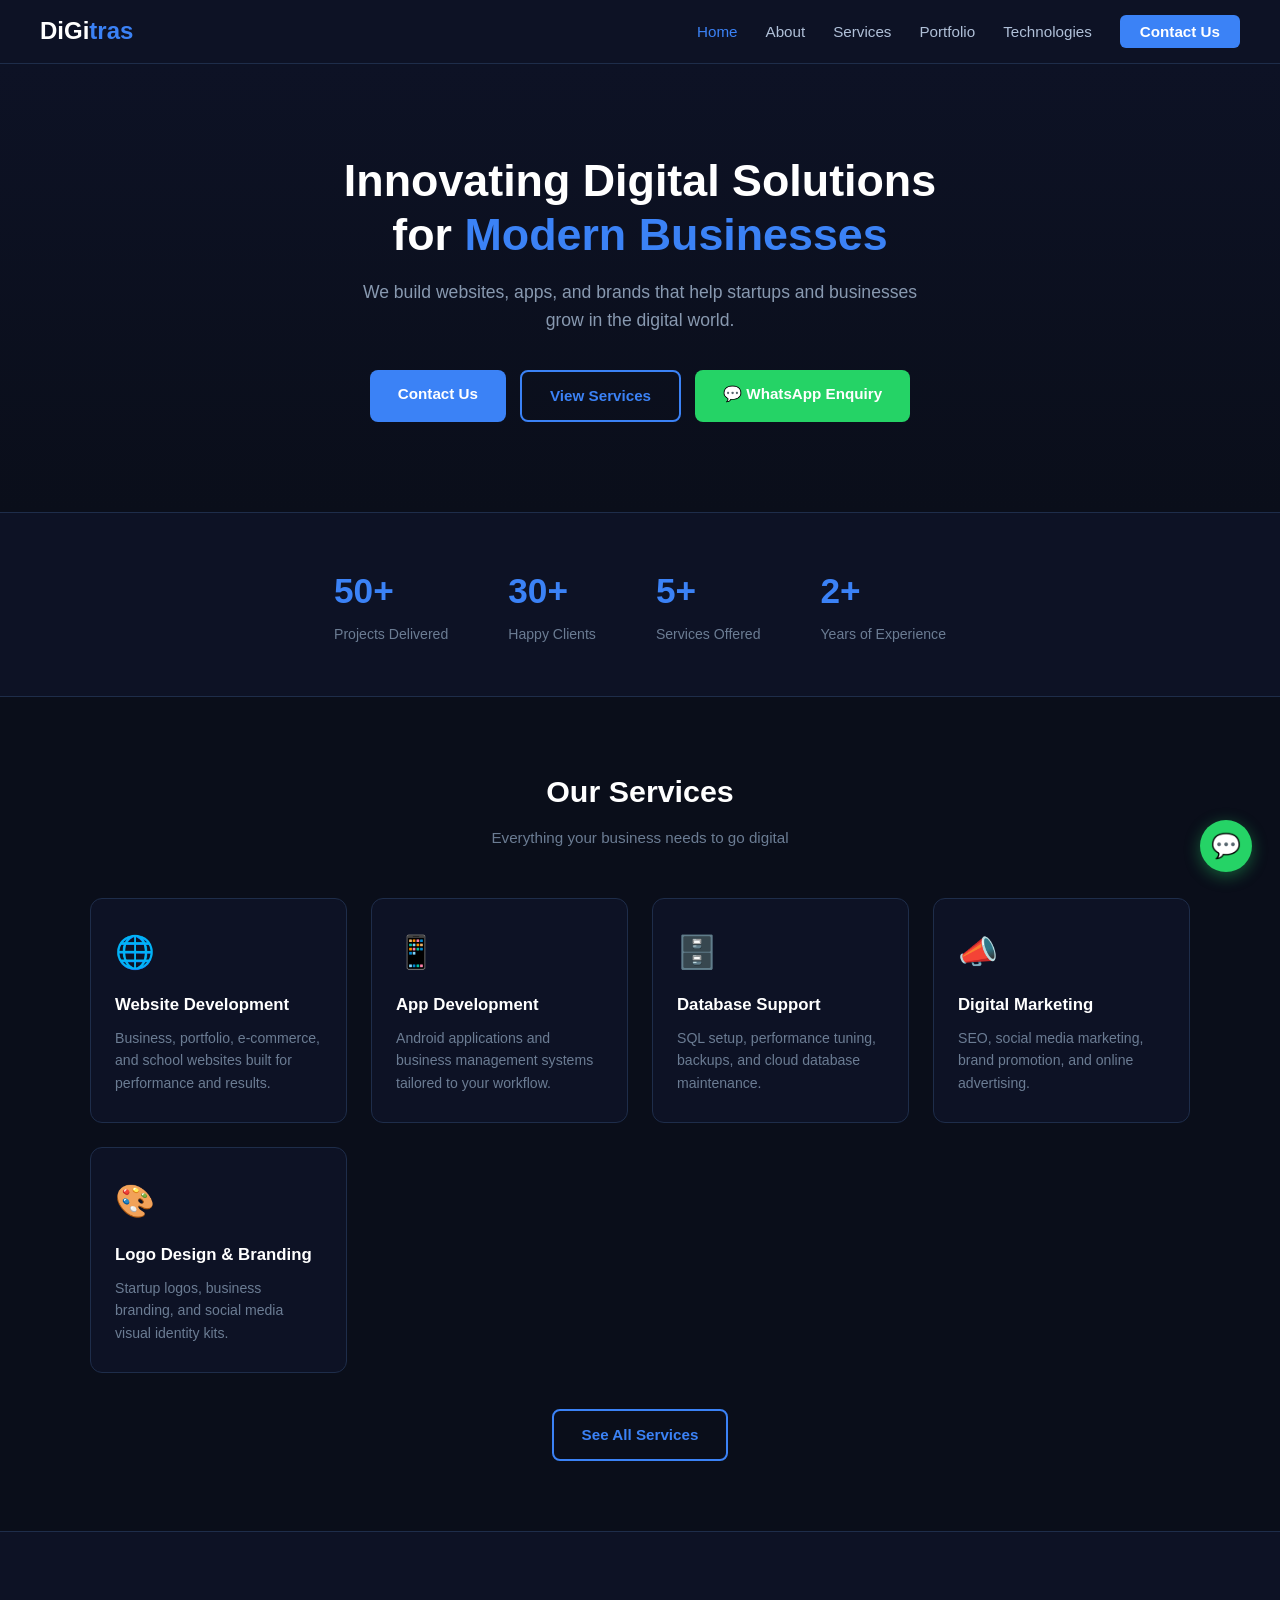
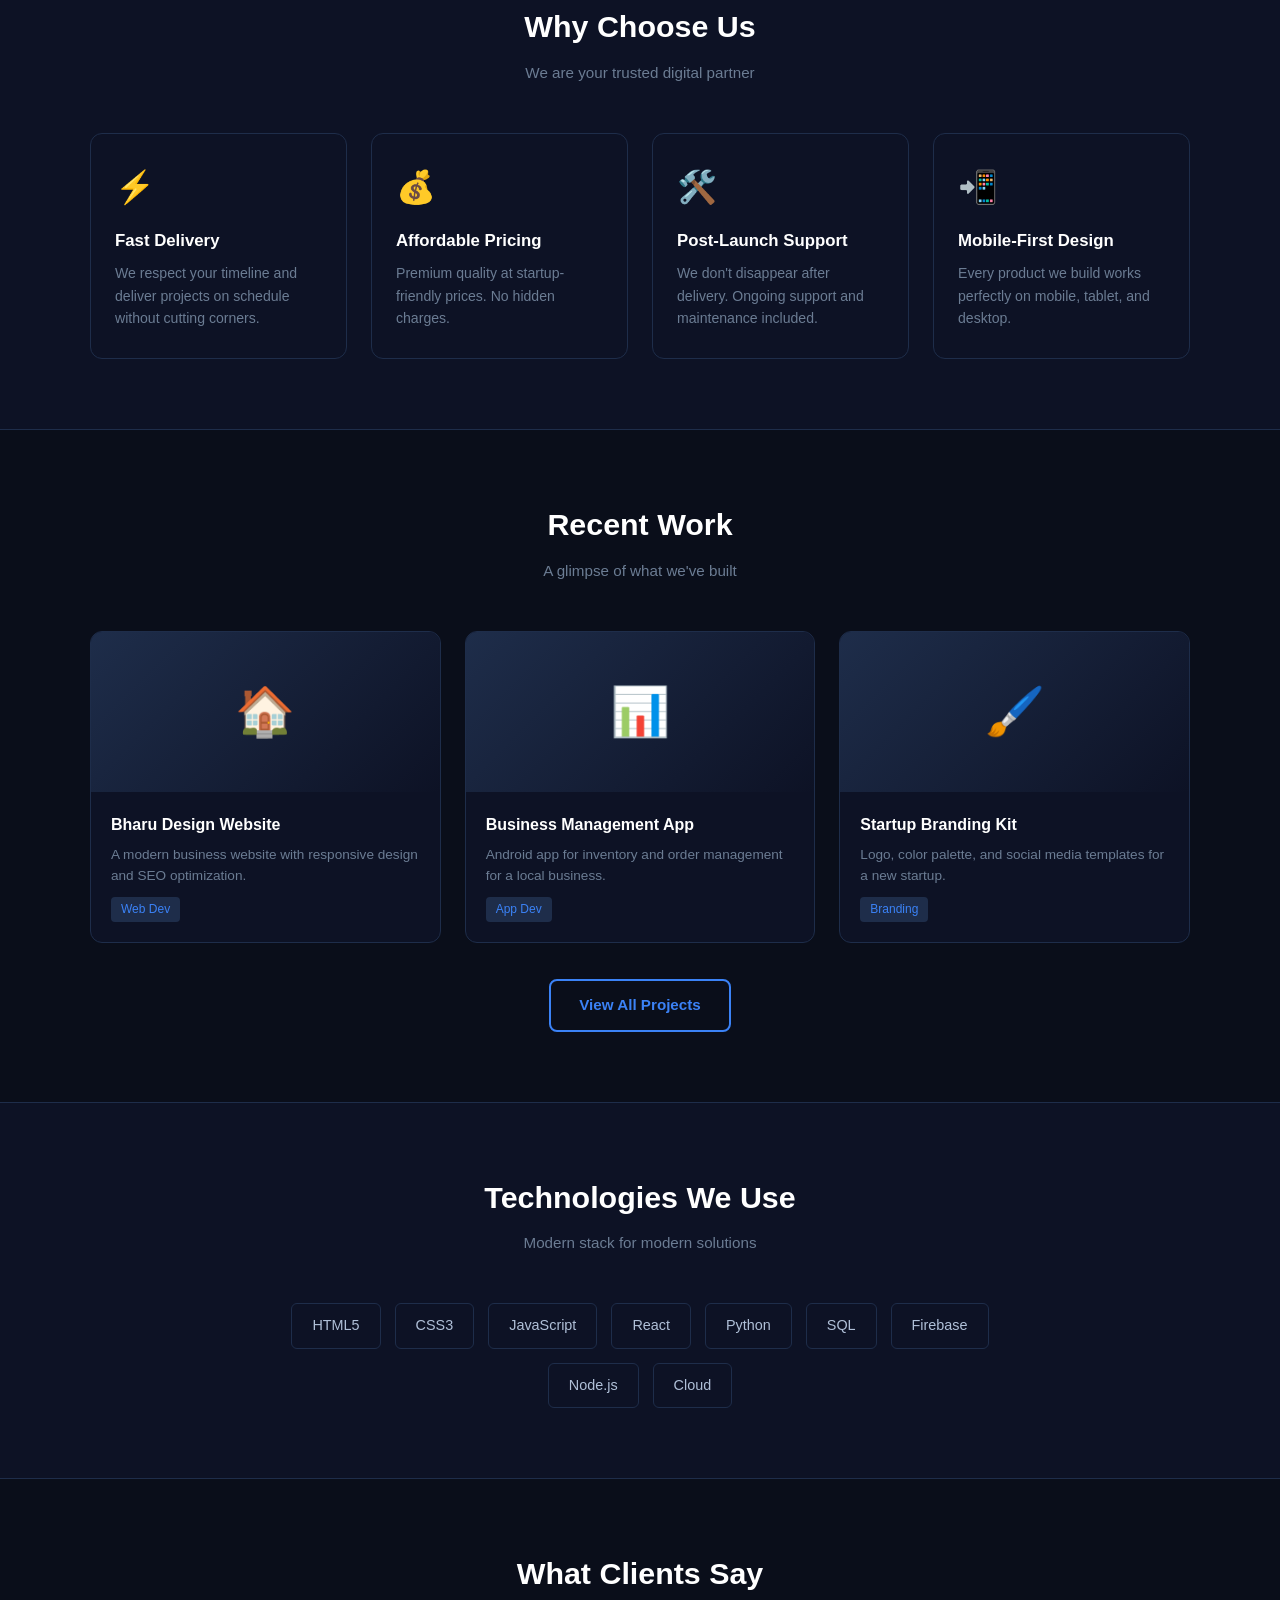
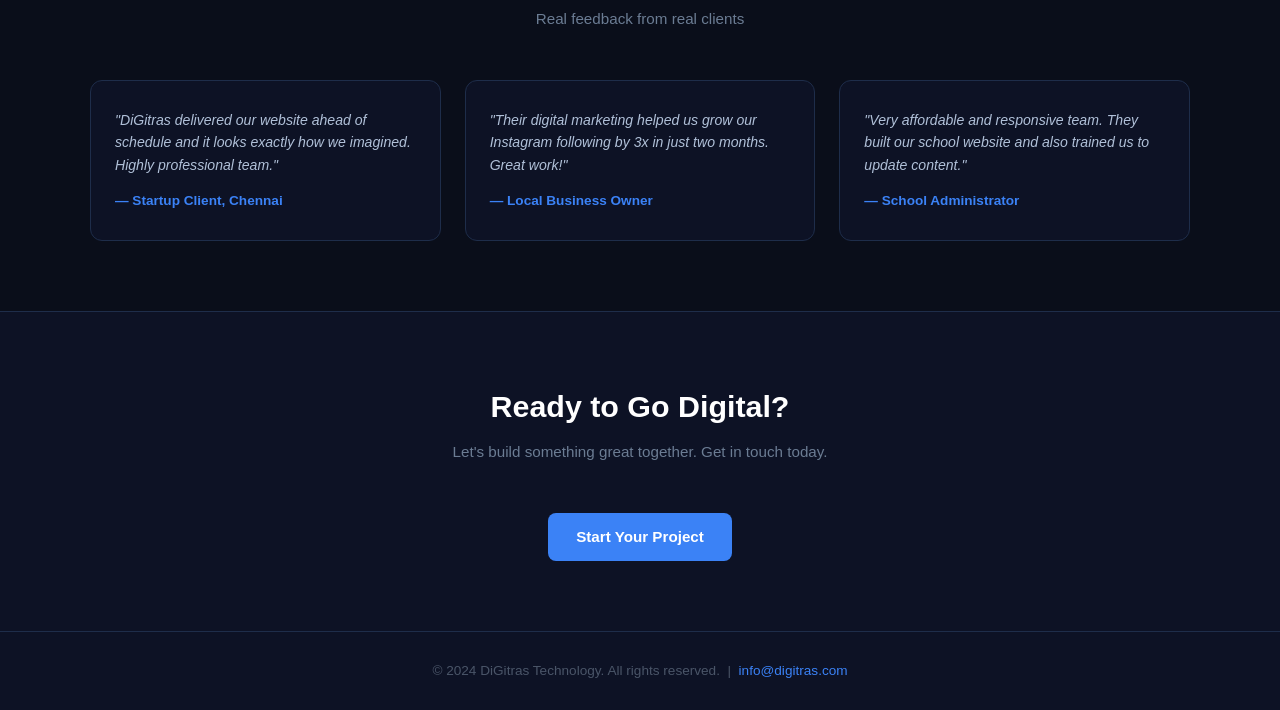
<file: index.html>
<!DOCTYPE html>
<html lang="en">
<head>
  <meta charset="UTF-8" />
  <meta name="viewport" content="width=device-width, initial-scale=1.0" />
  <title>DiGitras Technology – Innovating Digital Solutions</title>
  <meta name="description" content="DiGitras Technology provides web development, app development, database support, digital marketing, and logo design for startups and businesses." />
  <link rel="stylesheet" href="style.css" />
</head>
<body>

  <!-- NAV -->
  <nav>
    <a href="index.html" class="logo">DiGi<span>tras</span></a>
    <ul id="navLinks">
      <li><a href="index.html">Home</a></li>
      <li><a href="about.html">About</a></li>
      <li><a href="services.html">Services</a></li>
      <li><a href="portfolio.html">Portfolio</a></li>
      <li><a href="technologies.html">Technologies</a></li>
      <li><a href="contact.html" class="nav-cta">Contact Us</a></li>
    </ul>
    <button class="hamburger" id="hamburger" aria-label="Menu">
      <span></span><span></span><span></span>
    </button>
  </nav>

  <!-- HERO -->
  <section class="hero">
    <h1>Innovating Digital Solutions<br />for <span>Modern Businesses</span></h1>
    <p>We build websites, apps, and brands that help startups and businesses grow in the digital world.</p>
    <div class="hero-buttons">
      <a href="contact.html" class="btn btn-primary">Contact Us</a>
      <a href="services.html" class="btn btn-outline">View Services</a>
      <a href="https://wa.me/918270393837?text=Hello%20DiGitras%20Technology%2C%20I%20would%20like%20to%20know%20more%20about%20your%20services." target="_blank" class="btn btn-whatsapp">&#x1F4AC; WhatsApp Enquiry</a>
    </div>
  </section>

  <!-- STATS -->
  <div class="stats-row">
    <div class="stat"><h2>50+</h2><p>Projects Delivered</p></div>
    <div class="stat"><h2>30+</h2><p>Happy Clients</p></div>
    <div class="stat"><h2>5+</h2><p>Services Offered</p></div>
    <div class="stat"><h2>2+</h2><p>Years of Experience</p></div>
  </div>

  <!-- SERVICES OVERVIEW -->
  <section>
    <h2 class="section-title">Our Services</h2>
    <p class="section-sub">Everything your business needs to go digital</p>
    <div class="cards-grid">
      <div class="card">
        <div class="card-icon">&#x1F310;</div>
        <h3>Website Development</h3>
        <p>Business, portfolio, e-commerce, and school websites built for performance and results.</p>
      </div>
      <div class="card">
        <div class="card-icon">&#x1F4F1;</div>
        <h3>App Development</h3>
        <p>Android applications and business management systems tailored to your workflow.</p>
      </div>
      <div class="card">
        <div class="card-icon">&#x1F5C4;&#xFE0F;</div>
        <h3>Database Support</h3>
        <p>SQL setup, performance tuning, backups, and cloud database maintenance.</p>
      </div>
      <div class="card">
        <div class="card-icon">&#x1F4E3;</div>
        <h3>Digital Marketing</h3>
        <p>SEO, social media marketing, brand promotion, and online advertising.</p>
      </div>
      <div class="card">
        <div class="card-icon">&#x1F3A8;</div>
        <h3>Logo Design & Branding</h3>
        <p>Startup logos, business branding, and social media visual identity kits.</p>
      </div>
    </div>
    <div style="text-align:center; margin-top:36px;">
      <a href="services.html" class="btn btn-outline">See All Services</a>
    </div>
  </section>

  <!-- WHY CHOOSE US -->
  <section style="background:#0d1225; border-top:1px solid #1e2d4a; border-bottom:1px solid #1e2d4a;">
    <h2 class="section-title">Why Choose Us</h2>
    <p class="section-sub">We are your trusted digital partner</p>
    <div class="cards-grid">
      <div class="card">
        <div class="card-icon">&#x26A1;</div>
        <h3>Fast Delivery</h3>
        <p>We respect your timeline and deliver projects on schedule without cutting corners.</p>
      </div>
      <div class="card">
        <div class="card-icon">&#x1F4B0;</div>
        <h3>Affordable Pricing</h3>
        <p>Premium quality at startup-friendly prices. No hidden charges.</p>
      </div>
      <div class="card">
        <div class="card-icon">&#x1F6E0;&#xFE0F;</div>
        <h3>Post-Launch Support</h3>
        <p>We don't disappear after delivery. Ongoing support and maintenance included.</p>
      </div>
      <div class="card">
        <div class="card-icon">&#x1F4F2;</div>
        <h3>Mobile-First Design</h3>
        <p>Every product we build works perfectly on mobile, tablet, and desktop.</p>
      </div>
    </div>
  </section>

  <!-- PORTFOLIO PREVIEW -->
  <section>
    <h2 class="section-title">Recent Work</h2>
    <p class="section-sub">A glimpse of what we've built</p>
    <div class="portfolio-grid">
      <div class="portfolio-card">
        <div class="portfolio-thumb">&#x1F3E0;</div>
        <div class="portfolio-card-body">
          <h3>Bharu Design Website</h3>
          <p>A modern business website with responsive design and SEO optimization.</p>
          <span class="tag">Web Dev</span>
        </div>
      </div>
      <div class="portfolio-card">
        <div class="portfolio-thumb">&#x1F4CA;</div>
        <div class="portfolio-card-body">
          <h3>Business Management App</h3>
          <p>Android app for inventory and order management for a local business.</p>
          <span class="tag">App Dev</span>
        </div>
      </div>
      <div class="portfolio-card">
        <div class="portfolio-thumb">&#x1F58C;&#xFE0F;</div>
        <div class="portfolio-card-body">
          <h3>Startup Branding Kit</h3>
          <p>Logo, color palette, and social media templates for a new startup.</p>
          <span class="tag">Branding</span>
        </div>
      </div>
    </div>
    <div style="text-align:center; margin-top:36px;">
      <a href="portfolio.html" class="btn btn-outline">View All Projects</a>
    </div>
  </section>

  <!-- TECHNOLOGIES -->
  <section style="background:#0d1225; border-top:1px solid #1e2d4a; border-bottom:1px solid #1e2d4a;">
    <h2 class="section-title">Technologies We Use</h2>
    <p class="section-sub">Modern stack for modern solutions</p>
    <div class="tech-grid">
      <span class="tech-badge">HTML5</span>
      <span class="tech-badge">CSS3</span>
      <span class="tech-badge">JavaScript</span>
      <span class="tech-badge">React</span>
      <span class="tech-badge">Python</span>
      <span class="tech-badge">SQL</span>
      <span class="tech-badge">Firebase</span>
      <span class="tech-badge">Node.js</span>
      <span class="tech-badge">Cloud</span>
    </div>
  </section>

  <!-- TESTIMONIALS -->
  <section>
    <h2 class="section-title">What Clients Say</h2>
    <p class="section-sub">Real feedback from real clients</p>
    <div class="cards-grid">
      <div class="card">
        <p style="color:#b0c0d8; font-style:italic; margin-bottom:14px;">"DiGitras delivered our website ahead of schedule and it looks exactly how we imagined. Highly professional team."</p>
        <p style="color:#3b82f6; font-size:0.85rem; font-weight:600;">— Startup Client, Chennai</p>
      </div>
      <div class="card">
        <p style="color:#b0c0d8; font-style:italic; margin-bottom:14px;">"Their digital marketing helped us grow our Instagram following by 3x in just two months. Great work!"</p>
        <p style="color:#3b82f6; font-size:0.85rem; font-weight:600;">— Local Business Owner</p>
      </div>
      <div class="card">
        <p style="color:#b0c0d8; font-style:italic; margin-bottom:14px;">"Very affordable and responsive team. They built our school website and also trained us to update content."</p>
        <p style="color:#3b82f6; font-size:0.85rem; font-weight:600;">— School Administrator</p>
      </div>
    </div>
  </section>

  <!-- CTA -->
  <section style="text-align:center; background:#0d1225; border-top:1px solid #1e2d4a;">
    <h2 class="section-title">Ready to Go Digital?</h2>
    <p class="section-sub">Let's build something great together. Get in touch today.</p>
    <a href="contact.html" class="btn btn-primary">Start Your Project</a>
  </section>

  <!-- FOOTER -->
  <footer>
    <p>&copy; 2024 DiGitras Technology. All rights reserved. &nbsp;|&nbsp;
      <a href="mailto:info@digitras.com">info@digitras.com</a>
    </p>
  </footer>

  <!-- FLOATING WHATSAPP -->
  <a class="whatsapp-float" href="https://wa.me/918270393837?text=Hello%20DiGitras%20Technology%2C%20I%20would%20like%20to%20know%20more%20about%20your%20services." target="_blank" title="Chat on WhatsApp">&#x1F4AC;</a>

  <script src="script.js"></script>
</body>
</html>
</file>
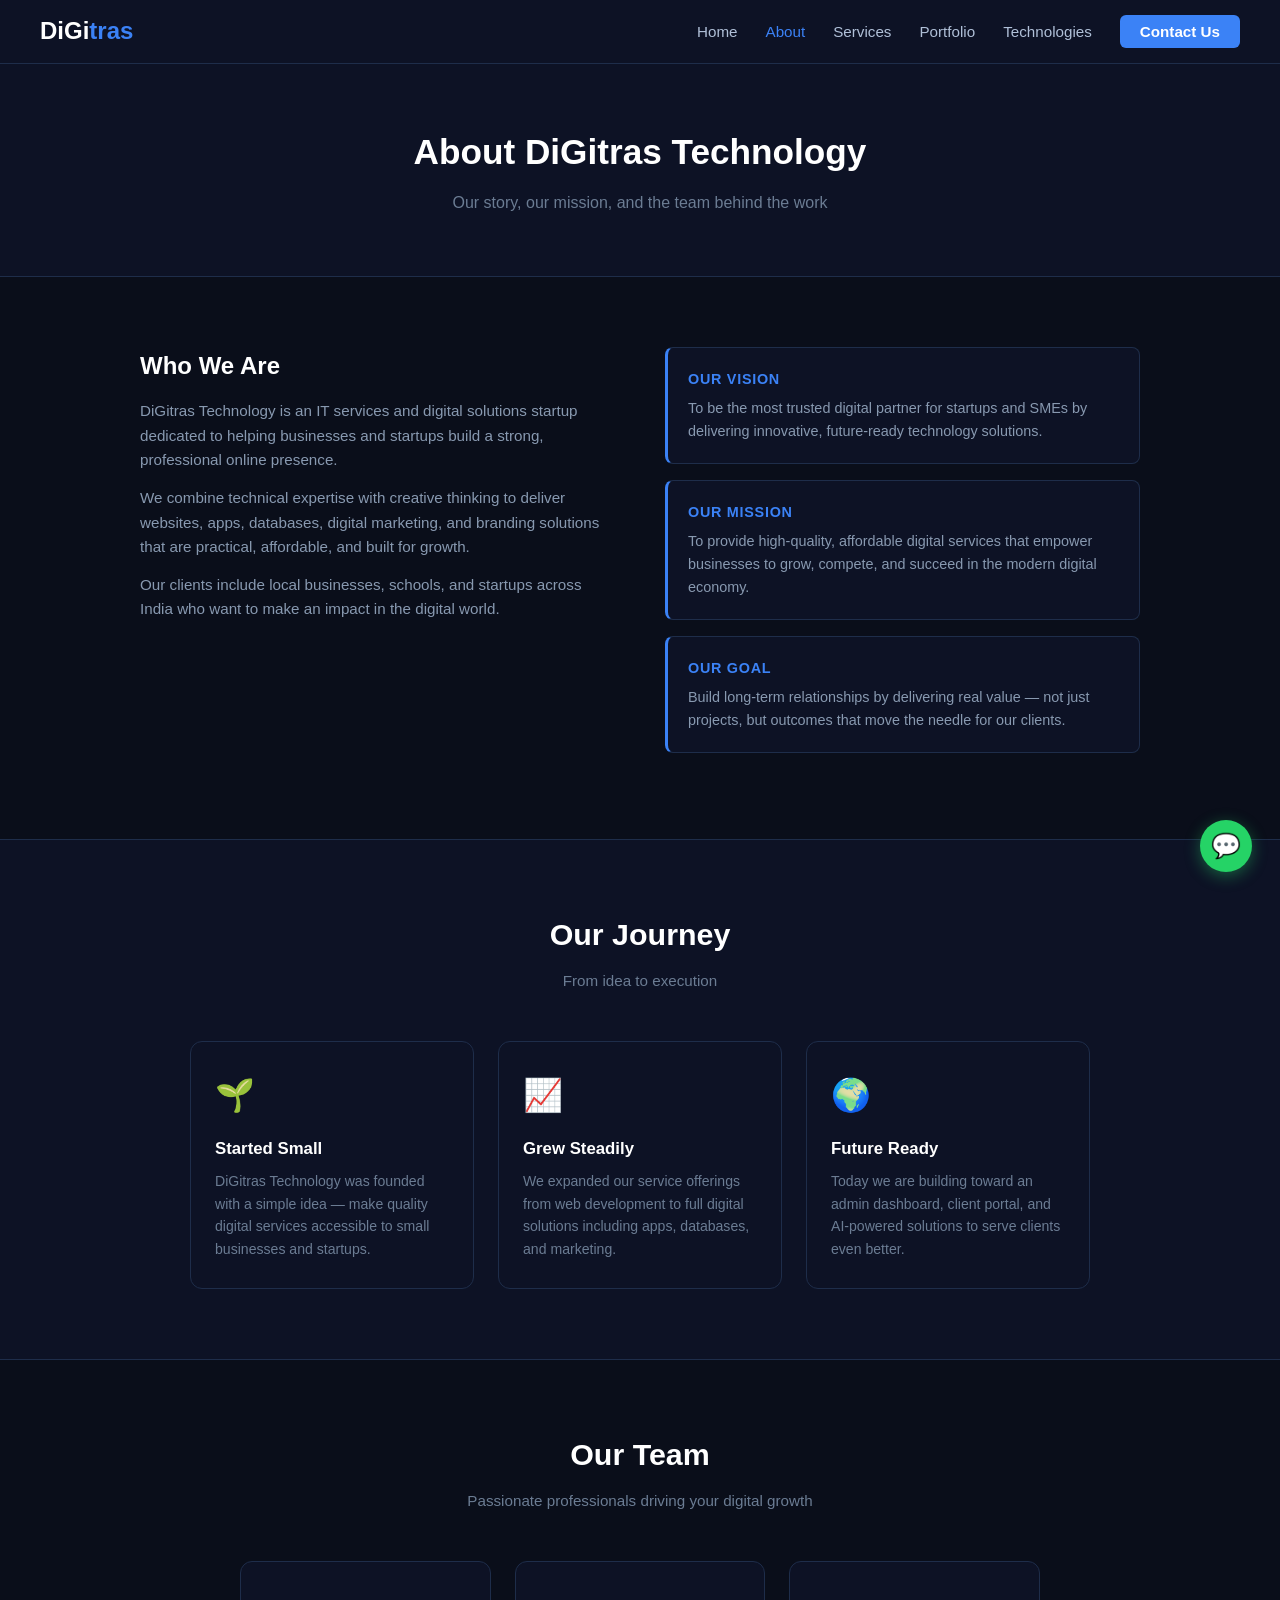
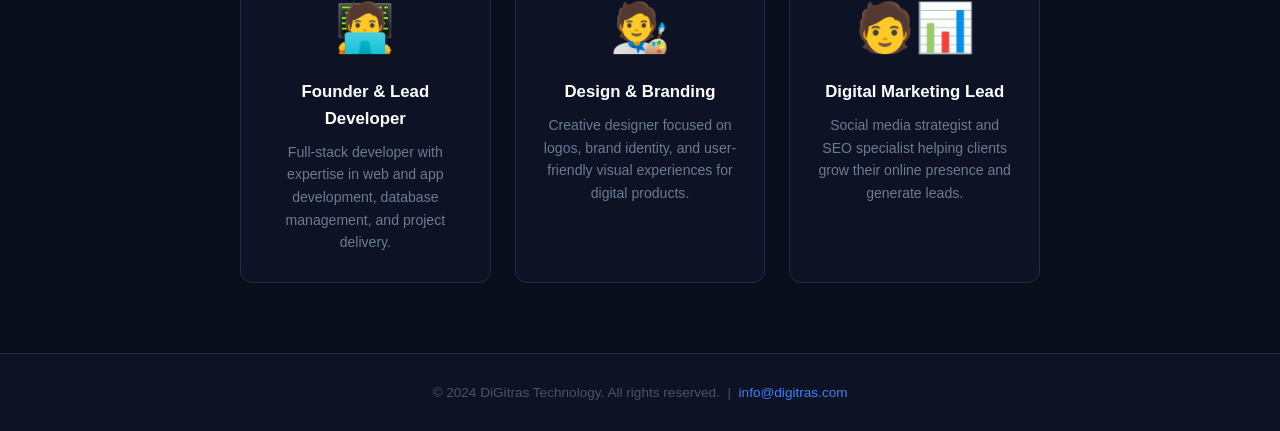
<file: about.html>
<!DOCTYPE html>
<html lang="en">
<head>
  <meta charset="UTF-8" />
  <meta name="viewport" content="width=device-width, initial-scale=1.0" />
  <title>About Us – DiGitras Technology</title>
  <meta name="description" content="Learn about DiGitras Technology – our story, vision, mission, and team." />
  <link rel="stylesheet" href="style.css" />
</head>
<body>

  <nav>
    <a href="index.html" class="logo">DiGi<span>tras</span></a>
    <ul id="navLinks">
      <li><a href="index.html">Home</a></li>
      <li><a href="about.html">About</a></li>
      <li><a href="services.html">Services</a></li>
      <li><a href="portfolio.html">Portfolio</a></li>
      <li><a href="technologies.html">Technologies</a></li>
      <li><a href="contact.html" class="nav-cta">Contact Us</a></li>
    </ul>
    <button class="hamburger" id="hamburger" aria-label="Menu">
      <span></span><span></span><span></span>
    </button>
  </nav>

  <div class="page-hero">
    <h1>About DiGitras Technology</h1>
    <p>Our story, our mission, and the team behind the work</p>
  </div>

  <!-- COMPANY INTRO -->
  <section>
    <div class="about-grid">
      <div class="about-text">
        <h2>Who We Are</h2>
        <p>DiGitras Technology is an IT services and digital solutions startup dedicated to helping businesses and startups build a strong, professional online presence.</p>
        <p>We combine technical expertise with creative thinking to deliver websites, apps, databases, digital marketing, and branding solutions that are practical, affordable, and built for growth.</p>
        <p>Our clients include local businesses, schools, and startups across India who want to make an impact in the digital world.</p>
      </div>
      <div>
        <div class="vision-box">
          <h4>Our Vision</h4>
          <p>To be the most trusted digital partner for startups and SMEs by delivering innovative, future-ready technology solutions.</p>
        </div>
        <div class="vision-box">
          <h4>Our Mission</h4>
          <p>To provide high-quality, affordable digital services that empower businesses to grow, compete, and succeed in the modern digital economy.</p>
        </div>
        <div class="vision-box">
          <h4>Our Goal</h4>
          <p>Build long-term relationships by delivering real value — not just projects, but outcomes that move the needle for our clients.</p>
        </div>
      </div>
    </div>
  </section>

  <!-- JOURNEY -->
  <section style="background:#0d1225; border-top:1px solid #1e2d4a; border-bottom:1px solid #1e2d4a;">
    <h2 class="section-title">Our Journey</h2>
    <p class="section-sub">From idea to execution</p>
    <div class="cards-grid" style="max-width:900px;">
      <div class="card">
        <div class="card-icon">&#x1F331;</div>
        <h3>Started Small</h3>
        <p>DiGitras Technology was founded with a simple idea — make quality digital services accessible to small businesses and startups.</p>
      </div>
      <div class="card">
        <div class="card-icon">&#x1F4C8;</div>
        <h3>Grew Steadily</h3>
        <p>We expanded our service offerings from web development to full digital solutions including apps, databases, and marketing.</p>
      </div>
      <div class="card">
        <div class="card-icon">&#x1F30D;</div>
        <h3>Future Ready</h3>
        <p>Today we are building toward an admin dashboard, client portal, and AI-powered solutions to serve clients even better.</p>
      </div>
    </div>
  </section>

  <!-- TEAM -->
  <section>
    <h2 class="section-title">Our Team</h2>
    <p class="section-sub">Passionate professionals driving your digital growth</p>
    <div class="cards-grid" style="max-width:800px;">
      <div class="card" style="text-align:center;">
        <div style="font-size:3rem; margin-bottom:12px;">&#x1F9D1;&#x200D;&#x1F4BB;</div>
        <h3>Founder & Lead Developer</h3>
        <p>Full-stack developer with expertise in web and app development, database management, and project delivery.</p>
      </div>
      <div class="card" style="text-align:center;">
        <div style="font-size:3rem; margin-bottom:12px;">&#x1F9D1;&#x200D;&#x1F3A8;</div>
        <h3>Design & Branding</h3>
        <p>Creative designer focused on logos, brand identity, and user-friendly visual experiences for digital products.</p>
      </div>
      <div class="card" style="text-align:center;">
        <div style="font-size:3rem; margin-bottom:12px;">&#x1F9D1;&#x200D;&#x1F4CA;</div>
        <h3>Digital Marketing Lead</h3>
        <p>Social media strategist and SEO specialist helping clients grow their online presence and generate leads.</p>
      </div>
    </div>
  </section>

  <footer>
    <p>&copy; 2024 DiGitras Technology. All rights reserved. &nbsp;|&nbsp;
      <a href="mailto:info@digitras.com">info@digitras.com</a>
    </p>
  </footer>

  <a class="whatsapp-float" href="https://wa.me/918270393837?text=Hello%20DiGitras%20Technology%2C%20I%20would%20like%20to%20know%20more%20about%20your%20services." target="_blank" title="Chat on WhatsApp">&#x1F4AC;</a>

  <script src="script.js"></script>
</body>
</html>
</file>
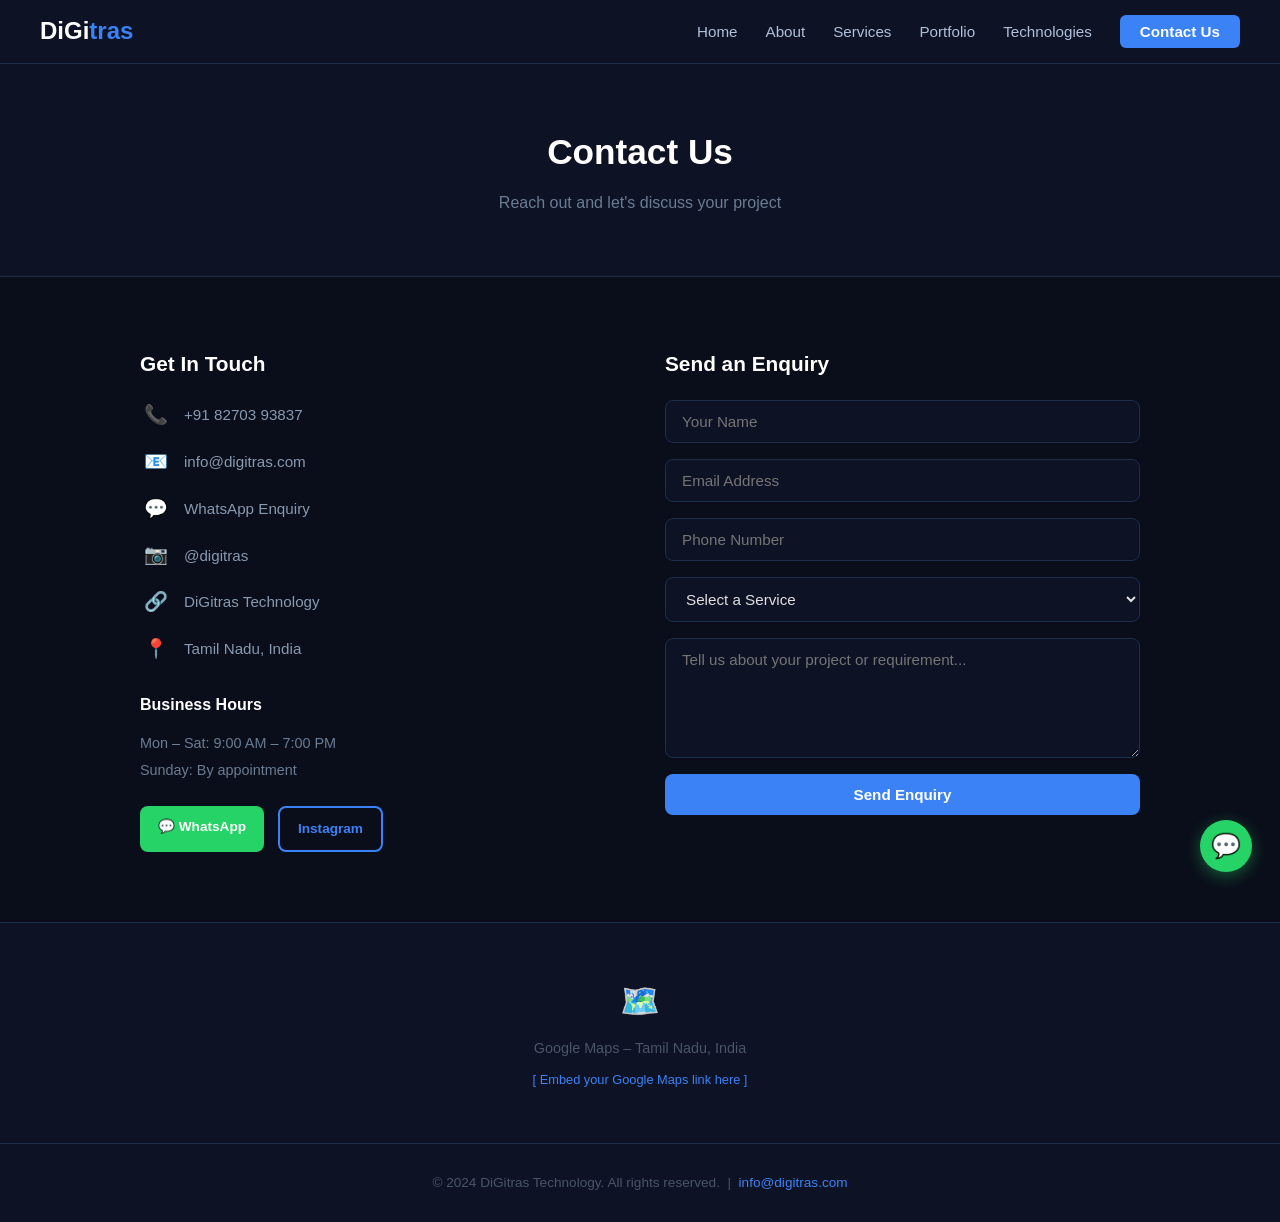
<file: contact.html>
<!DOCTYPE html>
<html lang="en">
<head>
  <meta charset="UTF-8" />
  <meta name="viewport" content="width=device-width, initial-scale=1.0" />
  <title>Contact – DiGitras Technology</title>
  <meta name="description" content="Get in touch with DiGitras Technology for web development, app development, digital marketing, and branding enquiries." />
  <link rel="stylesheet" href="style.css" />
</head>
<body>

  <nav>
    <a href="index.html" class="logo">DiGi<span>tras</span></a>
    <ul id="navLinks">
      <li><a href="index.html">Home</a></li>
      <li><a href="about.html">About</a></li>
      <li><a href="services.html">Services</a></li>
      <li><a href="portfolio.html">Portfolio</a></li>
      <li><a href="technologies.html">Technologies</a></li>
      <li><a href="contact.html" class="nav-cta">Contact Us</a></li>
    </ul>
    <button class="hamburger" id="hamburger" aria-label="Menu">
      <span></span><span></span><span></span>
    </button>
  </nav>

  <div class="page-hero">
    <h1>Contact Us</h1>
    <p>Reach out and let's discuss your project</p>
  </div>

  <section>
    <div class="contact-wrap">

      <!-- CONTACT INFO -->
      <div class="contact-info">
        <h3>Get In Touch</h3>

        <div class="contact-item">
          <span class="contact-icon">&#x1F4DE;</span>
          <a href="tel:+918270393837">+91 82703 93837</a>
        </div>

        <div class="contact-item">
          <span class="contact-icon">&#x1F4E7;</span>
          <a href="mailto:info@digitras.com">info@digitras.com</a>
        </div>

        <div class="contact-item">
          <span class="contact-icon">&#x1F4AC;</span>
          <a href="https://wa.me/918270393837?text=Hello%20DiGitras%20Technology%2C%20I%20would%20like%20to%20know%20more%20about%20your%20services." target="_blank">WhatsApp Enquiry</a>
        </div>

        <div class="contact-item">
          <span class="contact-icon">&#x1F4F7;</span>
          <a href="https://instagram.com/digitras" target="_blank">@digitras</a>
        </div>

        <div class="contact-item">
          <span class="contact-icon">&#x1F517;</span>
          <a href="https://linkedin.com/company/digitras" target="_blank">DiGitras Technology</a>
        </div>

        <div class="contact-item">
          <span class="contact-icon">&#x1F4CD;</span>
          <span>Tamil Nadu, India</span>
        </div>

        <div style="margin-top:28px;">
          <h3 style="color:#fff; font-size:1rem; margin-bottom:14px;">Business Hours</h3>
          <p style="color:#6b7c93; font-size:0.9rem;">Mon – Sat: 9:00 AM – 7:00 PM</p>
          <p style="color:#6b7c93; font-size:0.9rem; margin-top:4px;">Sunday: By appointment</p>
        </div>

        <div style="display:flex; gap:14px; margin-top:24px; flex-wrap:wrap;">
          <a href="https://wa.me/918270393837?text=Hello%20DiGitras%20Technology%2C%20I%20would%20like%20to%20know%20more%20about%20your%20services." target="_blank" class="btn btn-whatsapp" style="font-size:0.85rem; padding:10px 18px;">&#x1F4AC; WhatsApp</a>
          <a href="https://instagram.com/digitras" target="_blank" class="btn btn-outline" style="font-size:0.85rem; padding:10px 18px;">Instagram</a>
        </div>
      </div>

      <!-- ENQUIRY FORM -->
      <div>
        <h3 style="color:#fff; font-size:1.3rem; margin-bottom:20px;">Send an Enquiry</h3>
        <form id="contactForm">
          <input type="text" name="name" placeholder="Your Name" required />
          <input type="email" name="email" placeholder="Email Address" required />
          <input type="tel" name="phone" placeholder="Phone Number" />
          <select name="service">
            <option value="" disabled selected>Select a Service</option>
            <option>Website Development</option>
            <option>App Development</option>
            <option>Database Support</option>
            <option>Digital Marketing</option>
            <option>Logo Design & Branding</option>
            <option>Other</option>
          </select>
          <textarea name="message" placeholder="Tell us about your project or requirement..." required></textarea>
          <button type="submit" class="btn btn-primary">Send Enquiry</button>
        </form>
      </div>
    </div>
  </section>

  <!-- GOOGLE MAPS PLACEHOLDER -->
  <section style="padding:0; border-top:1px solid #1e2d4a;">
    <div style="background:#0d1225; height:220px; display:flex; align-items:center; justify-content:center; flex-direction:column; gap:10px;">
      <span style="font-size:2rem;">&#x1F5FA;&#xFE0F;</span>
      <p style="color:#4a5568; font-size:0.9rem;">Google Maps – Tamil Nadu, India</p>
      <p style="color:#3b82f6; font-size:0.8rem;">[ Embed your Google Maps link here ]</p>
    </div>
  </section>

  <footer>
    <p>&copy; 2024 DiGitras Technology. All rights reserved. &nbsp;|&nbsp;
      <a href="mailto:info@digitras.com">info@digitras.com</a>
    </p>
  </footer>

  <a class="whatsapp-float" href="https://wa.me/918270393837?text=Hello%20DiGitras%20Technology%2C%20I%20would%20like%20to%20know%20more%20about%20your%20services." target="_blank" title="Chat on WhatsApp">&#x1F4AC;</a>

  <script src="script.js"></script>
</body>
</html>
</file>
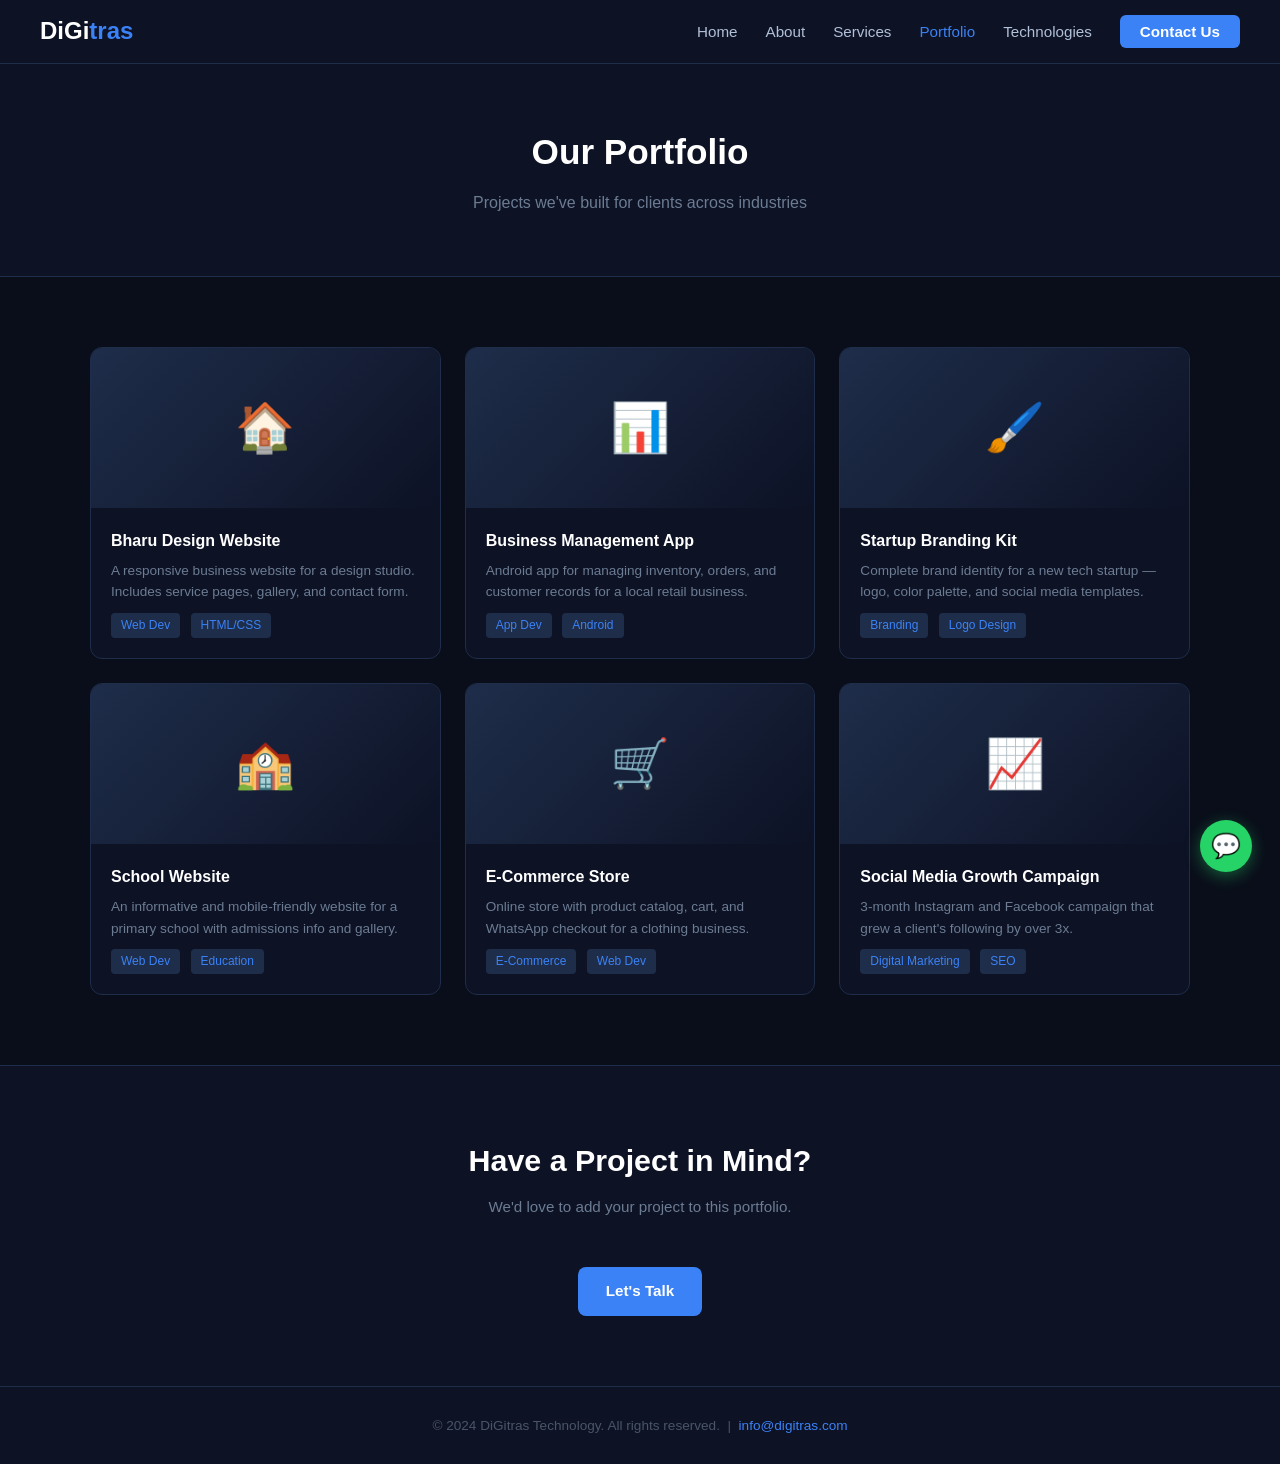
<file: portfolio.html>
<!DOCTYPE html>
<html lang="en">
<head>
  <meta charset="UTF-8" />
  <meta name="viewport" content="width=device-width, initial-scale=1.0" />
  <title>Portfolio – DiGitras Technology</title>
  <meta name="description" content="DiGitras Technology portfolio – web projects, app designs, and branding work." />
  <link rel="stylesheet" href="style.css" />
</head>
<body>

  <nav>
    <a href="index.html" class="logo">DiGi<span>tras</span></a>
    <ul id="navLinks">
      <li><a href="index.html">Home</a></li>
      <li><a href="about.html">About</a></li>
      <li><a href="services.html">Services</a></li>
      <li><a href="portfolio.html">Portfolio</a></li>
      <li><a href="technologies.html">Technologies</a></li>
      <li><a href="contact.html" class="nav-cta">Contact Us</a></li>
    </ul>
    <button class="hamburger" id="hamburger" aria-label="Menu">
      <span></span><span></span><span></span>
    </button>
  </nav>

  <div class="page-hero">
    <h1>Our Portfolio</h1>
    <p>Projects we've built for clients across industries</p>
  </div>

  <section>
    <div class="portfolio-grid">

      <div class="portfolio-card">
        <div class="portfolio-thumb">&#x1F3E0;</div>
        <div class="portfolio-card-body">
          <h3>Bharu Design Website</h3>
          <p>A responsive business website for a design studio. Includes service pages, gallery, and contact form.</p>
          <span class="tag">Web Dev</span>
          <span class="tag">HTML/CSS</span>
        </div>
      </div>

      <div class="portfolio-card">
        <div class="portfolio-thumb">&#x1F4CA;</div>
        <div class="portfolio-card-body">
          <h3>Business Management App</h3>
          <p>Android app for managing inventory, orders, and customer records for a local retail business.</p>
          <span class="tag">App Dev</span>
          <span class="tag">Android</span>
        </div>
      </div>

      <div class="portfolio-card">
        <div class="portfolio-thumb">&#x1F58C;&#xFE0F;</div>
        <div class="portfolio-card-body">
          <h3>Startup Branding Kit</h3>
          <p>Complete brand identity for a new tech startup — logo, color palette, and social media templates.</p>
          <span class="tag">Branding</span>
          <span class="tag">Logo Design</span>
        </div>
      </div>

      <div class="portfolio-card">
        <div class="portfolio-thumb">&#x1F3EB;</div>
        <div class="portfolio-card-body">
          <h3>School Website</h3>
          <p>An informative and mobile-friendly website for a primary school with admissions info and gallery.</p>
          <span class="tag">Web Dev</span>
          <span class="tag">Education</span>
        </div>
      </div>

      <div class="portfolio-card">
        <div class="portfolio-thumb">&#x1F6D2;</div>
        <div class="portfolio-card-body">
          <h3>E-Commerce Store</h3>
          <p>Online store with product catalog, cart, and WhatsApp checkout for a clothing business.</p>
          <span class="tag">E-Commerce</span>
          <span class="tag">Web Dev</span>
        </div>
      </div>

      <div class="portfolio-card">
        <div class="portfolio-thumb">&#x1F4C8;</div>
        <div class="portfolio-card-body">
          <h3>Social Media Growth Campaign</h3>
          <p>3-month Instagram and Facebook campaign that grew a client's following by over 3x.</p>
          <span class="tag">Digital Marketing</span>
          <span class="tag">SEO</span>
        </div>
      </div>

    </div>
  </section>

  <section style="text-align:center; background:#0d1225; border-top:1px solid #1e2d4a;">
    <h2 class="section-title">Have a Project in Mind?</h2>
    <p class="section-sub">We'd love to add your project to this portfolio.</p>
    <a href="contact.html" class="btn btn-primary">Let's Talk</a>
  </section>

  <footer>
    <p>&copy; 2024 DiGitras Technology. All rights reserved. &nbsp;|&nbsp;
      <a href="mailto:info@digitras.com">info@digitras.com</a>
    </p>
  </footer>

  <a class="whatsapp-float" href="https://wa.me/918270393837?text=Hello%20DiGitras%20Technology%2C%20I%20would%20like%20to%20know%20more%20about%20your%20services." target="_blank" title="Chat on WhatsApp">&#x1F4AC;</a>

  <script src="script.js"></script>
</body>
</html>
</file>
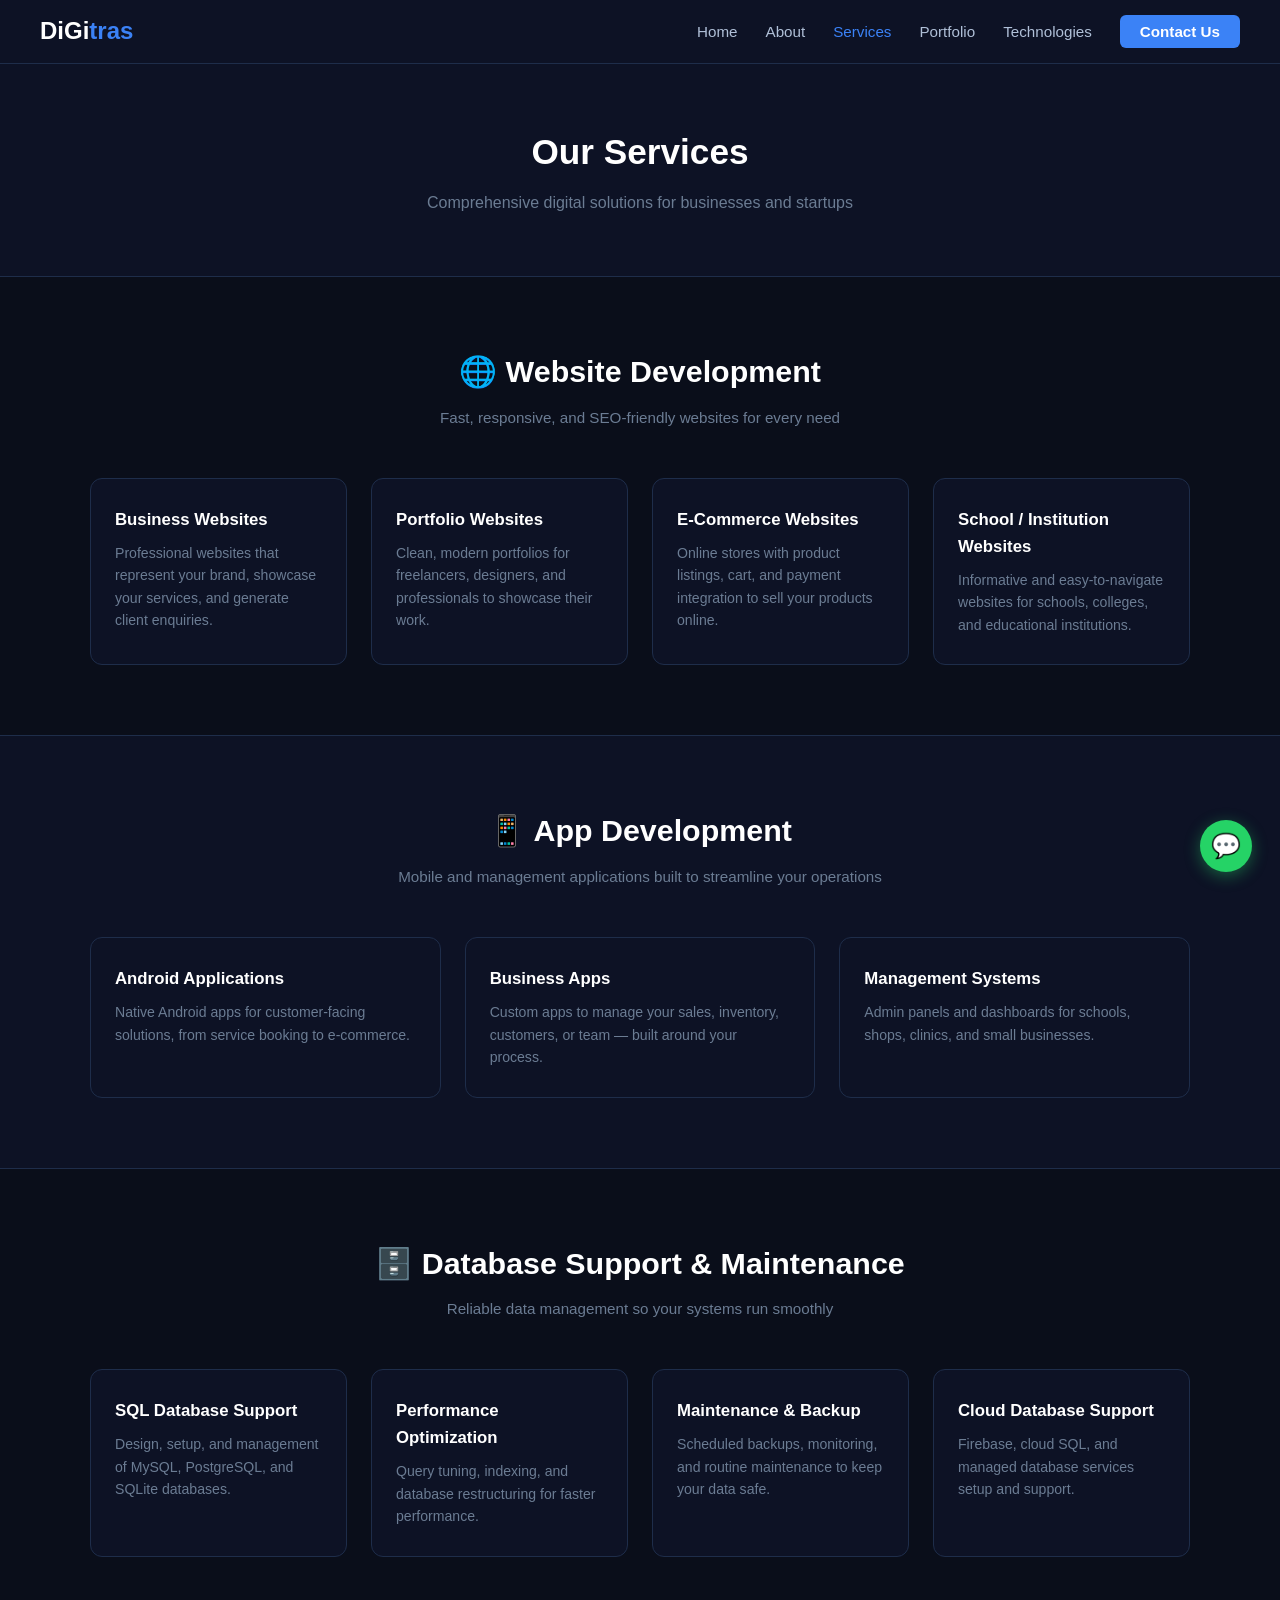
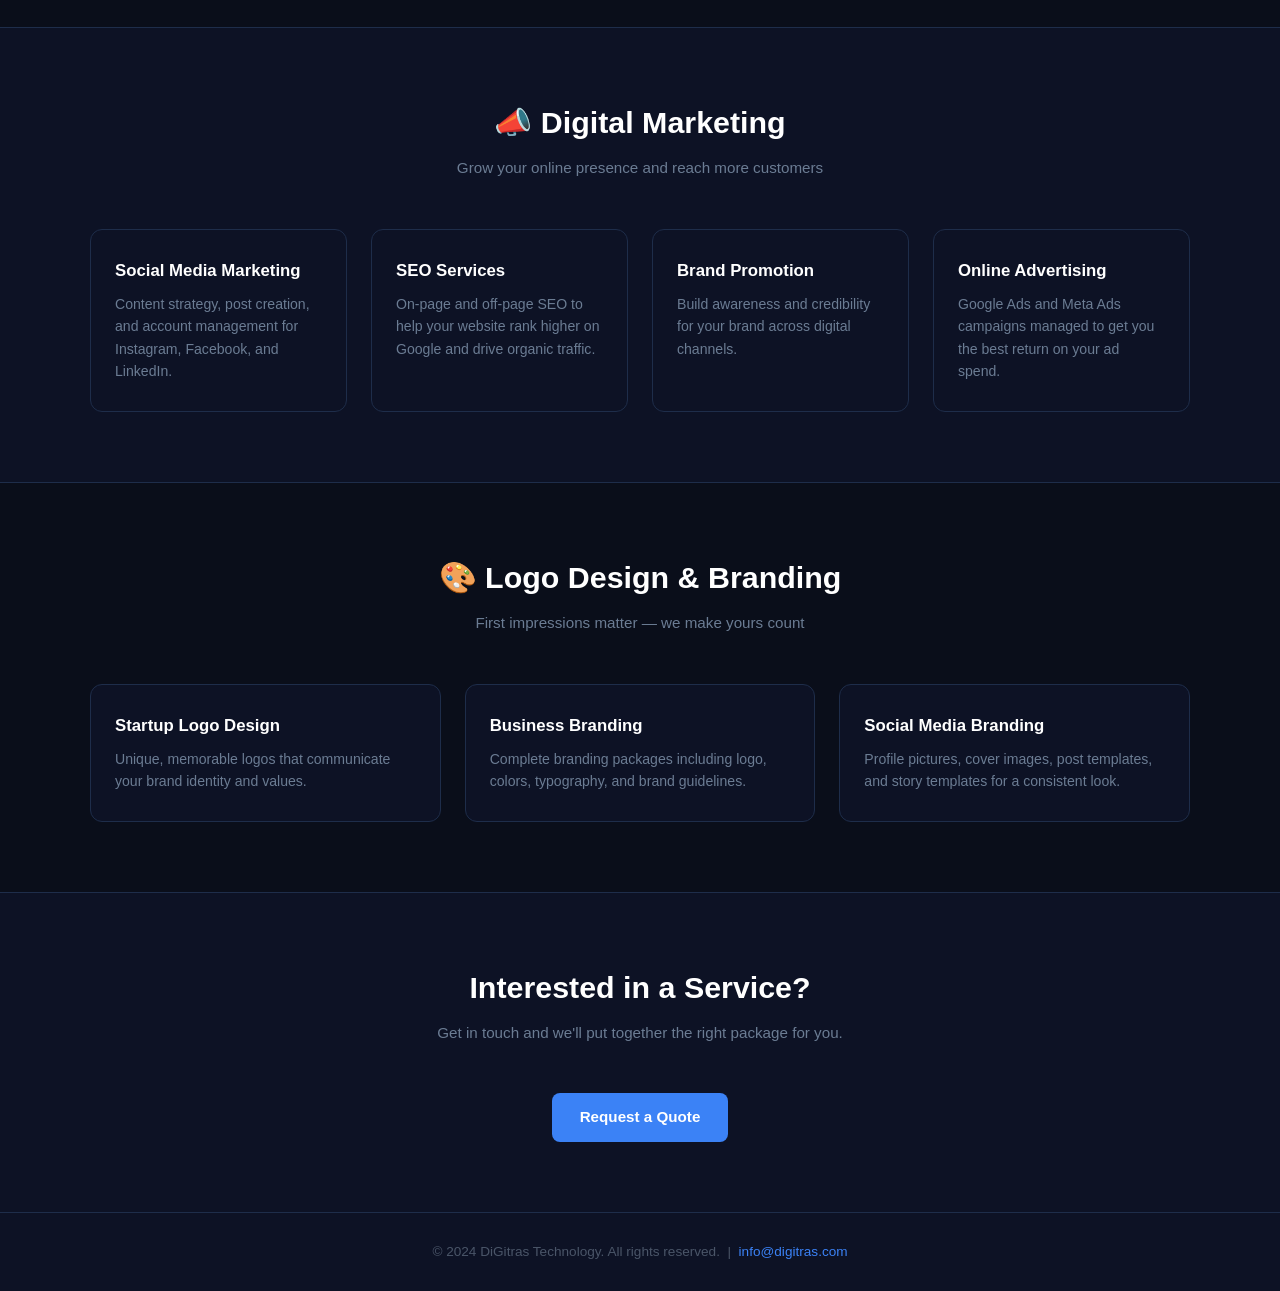
<file: services.html>
<!DOCTYPE html>
<html lang="en">
<head>
  <meta charset="UTF-8" />
  <meta name="viewport" content="width=device-width, initial-scale=1.0" />
  <title>Services – DiGitras Technology</title>
  <meta name="description" content="DiGitras Technology services: website development, app development, database support, digital marketing, and logo design." />
  <link rel="stylesheet" href="style.css" />
</head>
<body>

  <nav>
    <a href="index.html" class="logo">DiGi<span>tras</span></a>
    <ul id="navLinks">
      <li><a href="index.html">Home</a></li>
      <li><a href="about.html">About</a></li>
      <li><a href="services.html">Services</a></li>
      <li><a href="portfolio.html">Portfolio</a></li>
      <li><a href="technologies.html">Technologies</a></li>
      <li><a href="contact.html" class="nav-cta">Contact Us</a></li>
    </ul>
    <button class="hamburger" id="hamburger" aria-label="Menu">
      <span></span><span></span><span></span>
    </button>
  </nav>

  <div class="page-hero">
    <h1>Our Services</h1>
    <p>Comprehensive digital solutions for businesses and startups</p>
  </div>

  <!-- WEBSITE DEVELOPMENT -->
  <section>
    <h2 class="section-title">&#x1F310; Website Development</h2>
    <p class="section-sub">Fast, responsive, and SEO-friendly websites for every need</p>
    <div class="cards-grid">
      <div class="card">
        <h3>Business Websites</h3>
        <p>Professional websites that represent your brand, showcase your services, and generate client enquiries.</p>
      </div>
      <div class="card">
        <h3>Portfolio Websites</h3>
        <p>Clean, modern portfolios for freelancers, designers, and professionals to showcase their work.</p>
      </div>
      <div class="card">
        <h3>E-Commerce Websites</h3>
        <p>Online stores with product listings, cart, and payment integration to sell your products online.</p>
      </div>
      <div class="card">
        <h3>School / Institution Websites</h3>
        <p>Informative and easy-to-navigate websites for schools, colleges, and educational institutions.</p>
      </div>
    </div>
  </section>

  <!-- APP DEVELOPMENT -->
  <section style="background:#0d1225; border-top:1px solid #1e2d4a; border-bottom:1px solid #1e2d4a;">
    <h2 class="section-title">&#x1F4F1; App Development</h2>
    <p class="section-sub">Mobile and management applications built to streamline your operations</p>
    <div class="cards-grid">
      <div class="card">
        <h3>Android Applications</h3>
        <p>Native Android apps for customer-facing solutions, from service booking to e-commerce.</p>
      </div>
      <div class="card">
        <h3>Business Apps</h3>
        <p>Custom apps to manage your sales, inventory, customers, or team — built around your process.</p>
      </div>
      <div class="card">
        <h3>Management Systems</h3>
        <p>Admin panels and dashboards for schools, shops, clinics, and small businesses.</p>
      </div>
    </div>
  </section>

  <!-- DATABASE SUPPORT -->
  <section>
    <h2 class="section-title">&#x1F5C4;&#xFE0F; Database Support & Maintenance</h2>
    <p class="section-sub">Reliable data management so your systems run smoothly</p>
    <div class="cards-grid">
      <div class="card">
        <h3>SQL Database Support</h3>
        <p>Design, setup, and management of MySQL, PostgreSQL, and SQLite databases.</p>
      </div>
      <div class="card">
        <h3>Performance Optimization</h3>
        <p>Query tuning, indexing, and database restructuring for faster performance.</p>
      </div>
      <div class="card">
        <h3>Maintenance & Backup</h3>
        <p>Scheduled backups, monitoring, and routine maintenance to keep your data safe.</p>
      </div>
      <div class="card">
        <h3>Cloud Database Support</h3>
        <p>Firebase, cloud SQL, and managed database services setup and support.</p>
      </div>
    </div>
  </section>

  <!-- DIGITAL MARKETING -->
  <section style="background:#0d1225; border-top:1px solid #1e2d4a; border-bottom:1px solid #1e2d4a;">
    <h2 class="section-title">&#x1F4E3; Digital Marketing</h2>
    <p class="section-sub">Grow your online presence and reach more customers</p>
    <div class="cards-grid">
      <div class="card">
        <h3>Social Media Marketing</h3>
        <p>Content strategy, post creation, and account management for Instagram, Facebook, and LinkedIn.</p>
      </div>
      <div class="card">
        <h3>SEO Services</h3>
        <p>On-page and off-page SEO to help your website rank higher on Google and drive organic traffic.</p>
      </div>
      <div class="card">
        <h3>Brand Promotion</h3>
        <p>Build awareness and credibility for your brand across digital channels.</p>
      </div>
      <div class="card">
        <h3>Online Advertising</h3>
        <p>Google Ads and Meta Ads campaigns managed to get you the best return on your ad spend.</p>
      </div>
    </div>
  </section>

  <!-- LOGO DESIGN -->
  <section>
    <h2 class="section-title">&#x1F3A8; Logo Design & Branding</h2>
    <p class="section-sub">First impressions matter — we make yours count</p>
    <div class="cards-grid">
      <div class="card">
        <h3>Startup Logo Design</h3>
        <p>Unique, memorable logos that communicate your brand identity and values.</p>
      </div>
      <div class="card">
        <h3>Business Branding</h3>
        <p>Complete branding packages including logo, colors, typography, and brand guidelines.</p>
      </div>
      <div class="card">
        <h3>Social Media Branding</h3>
        <p>Profile pictures, cover images, post templates, and story templates for a consistent look.</p>
      </div>
    </div>
  </section>

  <!-- CTA -->
  <section style="text-align:center; background:#0d1225; border-top:1px solid #1e2d4a;">
    <h2 class="section-title">Interested in a Service?</h2>
    <p class="section-sub">Get in touch and we'll put together the right package for you.</p>
    <a href="contact.html" class="btn btn-primary">Request a Quote</a>
  </section>

  <footer>
    <p>&copy; 2024 DiGitras Technology. All rights reserved. &nbsp;|&nbsp;
      <a href="mailto:info@digitras.com">info@digitras.com</a>
    </p>
  </footer>

  <a class="whatsapp-float" href="https://wa.me/918270393837?text=Hello%20DiGitras%20Technology%2C%20I%20would%20like%20to%20know%20more%20about%20your%20services." target="_blank" title="Chat on WhatsApp">&#x1F4AC;</a>

  <script src="script.js"></script>
</body>
</html>
</file>
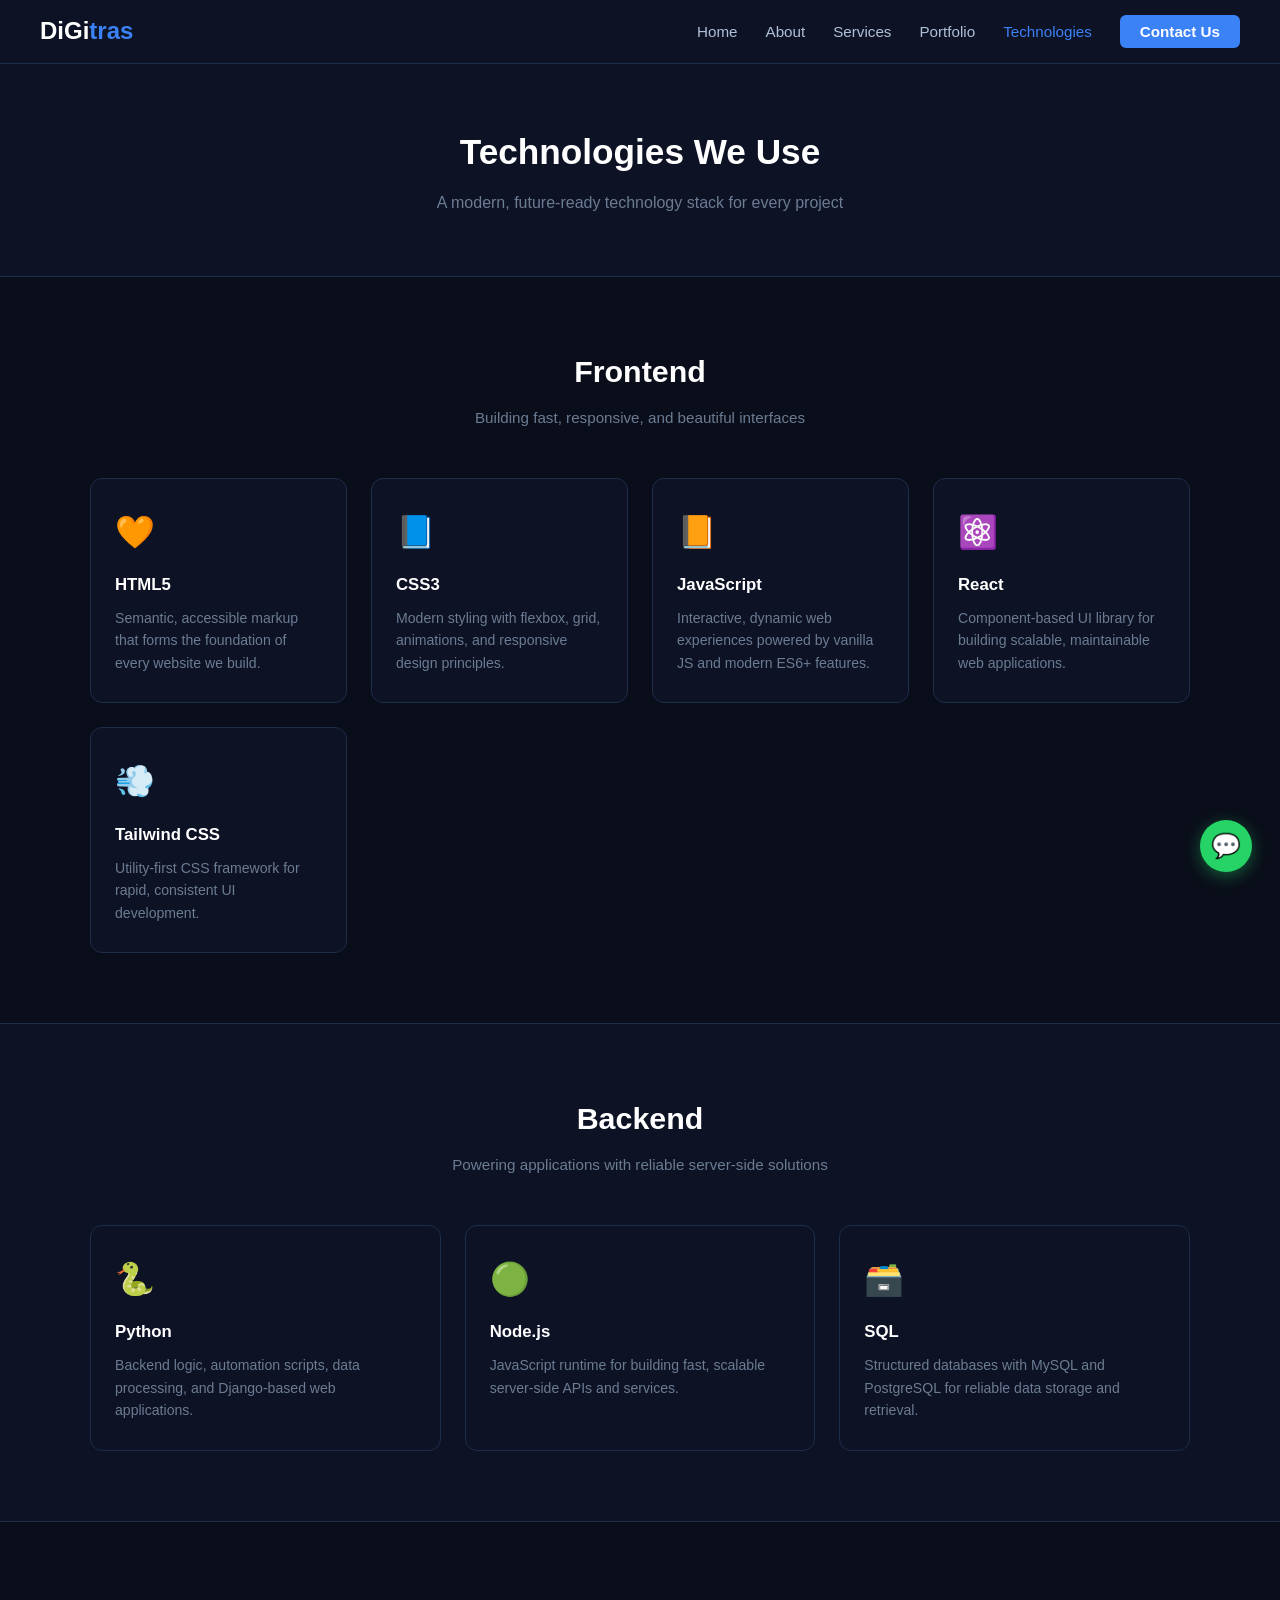
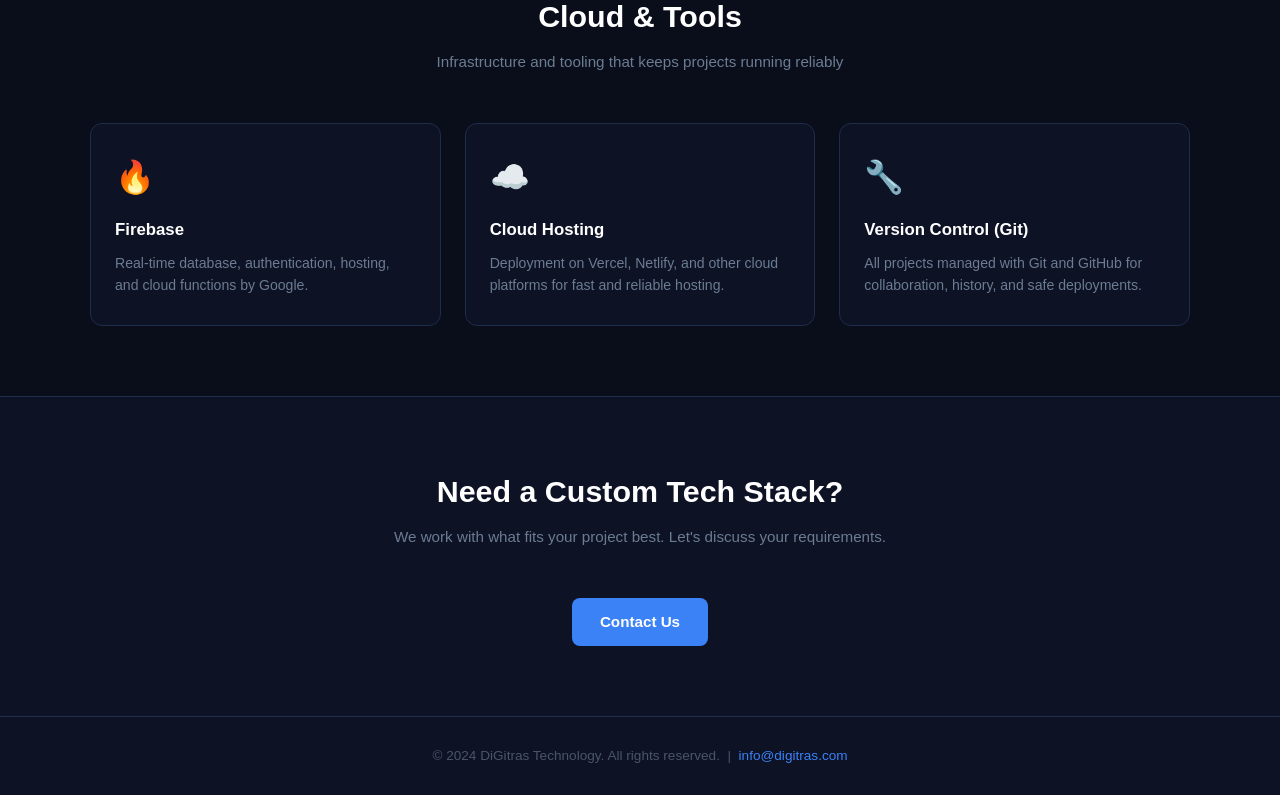
<file: technologies.html>
<!DOCTYPE html>
<html lang="en">
<head>
  <meta charset="UTF-8" />
  <meta name="viewport" content="width=device-width, initial-scale=1.0" />
  <title>Technologies – DiGitras Technology</title>
  <meta name="description" content="Technology stack used by DiGitras Technology: HTML, CSS, JavaScript, React, Python, SQL, Firebase, and more." />
  <link rel="stylesheet" href="style.css" />
</head>
<body>

  <nav>
    <a href="index.html" class="logo">DiGi<span>tras</span></a>
    <ul id="navLinks">
      <li><a href="index.html">Home</a></li>
      <li><a href="about.html">About</a></li>
      <li><a href="services.html">Services</a></li>
      <li><a href="portfolio.html">Portfolio</a></li>
      <li><a href="technologies.html">Technologies</a></li>
      <li><a href="contact.html" class="nav-cta">Contact Us</a></li>
    </ul>
    <button class="hamburger" id="hamburger" aria-label="Menu">
      <span></span><span></span><span></span>
    </button>
  </nav>

  <div class="page-hero">
    <h1>Technologies We Use</h1>
    <p>A modern, future-ready technology stack for every project</p>
  </div>

  <!-- FRONTEND -->
  <section>
    <h2 class="section-title">Frontend</h2>
    <p class="section-sub">Building fast, responsive, and beautiful interfaces</p>
    <div class="cards-grid">
      <div class="card">
        <div class="card-icon">&#x1F9E1;</div>
        <h3>HTML5</h3>
        <p>Semantic, accessible markup that forms the foundation of every website we build.</p>
      </div>
      <div class="card">
        <div class="card-icon">&#x1F4D8;</div>
        <h3>CSS3</h3>
        <p>Modern styling with flexbox, grid, animations, and responsive design principles.</p>
      </div>
      <div class="card">
        <div class="card-icon">&#x1F4D9;</div>
        <h3>JavaScript</h3>
        <p>Interactive, dynamic web experiences powered by vanilla JS and modern ES6+ features.</p>
      </div>
      <div class="card">
        <div class="card-icon">&#x269B;&#xFE0F;</div>
        <h3>React</h3>
        <p>Component-based UI library for building scalable, maintainable web applications.</p>
      </div>
      <div class="card">
        <div class="card-icon">&#x1F4A8;</div>
        <h3>Tailwind CSS</h3>
        <p>Utility-first CSS framework for rapid, consistent UI development.</p>
      </div>
    </div>
  </section>

  <!-- BACKEND -->
  <section style="background:#0d1225; border-top:1px solid #1e2d4a; border-bottom:1px solid #1e2d4a;">
    <h2 class="section-title">Backend</h2>
    <p class="section-sub">Powering applications with reliable server-side solutions</p>
    <div class="cards-grid">
      <div class="card">
        <div class="card-icon">&#x1F40D;</div>
        <h3>Python</h3>
        <p>Backend logic, automation scripts, data processing, and Django-based web applications.</p>
      </div>
      <div class="card">
        <div class="card-icon">&#x1F7E2;</div>
        <h3>Node.js</h3>
        <p>JavaScript runtime for building fast, scalable server-side APIs and services.</p>
      </div>
      <div class="card">
        <div class="card-icon">&#x1F5C3;&#xFE0F;</div>
        <h3>SQL</h3>
        <p>Structured databases with MySQL and PostgreSQL for reliable data storage and retrieval.</p>
      </div>
    </div>
  </section>

  <!-- CLOUD & TOOLS -->
  <section>
    <h2 class="section-title">Cloud & Tools</h2>
    <p class="section-sub">Infrastructure and tooling that keeps projects running reliably</p>
    <div class="cards-grid">
      <div class="card">
        <div class="card-icon">&#x1F525;</div>
        <h3>Firebase</h3>
        <p>Real-time database, authentication, hosting, and cloud functions by Google.</p>
      </div>
      <div class="card">
        <div class="card-icon">&#x2601;&#xFE0F;</div>
        <h3>Cloud Hosting</h3>
        <p>Deployment on Vercel, Netlify, and other cloud platforms for fast and reliable hosting.</p>
      </div>
      <div class="card">
        <div class="card-icon">&#x1F527;</div>
        <h3>Version Control (Git)</h3>
        <p>All projects managed with Git and GitHub for collaboration, history, and safe deployments.</p>
      </div>
    </div>
  </section>

  <section style="text-align:center; background:#0d1225; border-top:1px solid #1e2d4a;">
    <h2 class="section-title">Need a Custom Tech Stack?</h2>
    <p class="section-sub">We work with what fits your project best. Let's discuss your requirements.</p>
    <a href="contact.html" class="btn btn-primary">Contact Us</a>
  </section>

  <footer>
    <p>&copy; 2024 DiGitras Technology. All rights reserved. &nbsp;|&nbsp;
      <a href="mailto:info@digitras.com">info@digitras.com</a>
    </p>
  </footer>

  <a class="whatsapp-float" href="https://wa.me/918270393837?text=Hello%20DiGitras%20Technology%2C%20I%20would%20like%20to%20know%20more%20about%20your%20services." target="_blank" title="Chat on WhatsApp">&#x1F4AC;</a>

  <script src="script.js"></script>
</body>
</html>
</file>
<file: style.css>
* {
  margin: 0;
  padding: 0;
  box-sizing: border-box;
}

body {
  font-family: 'Segoe UI', Tahoma, Geneva, Verdana, sans-serif;
  background: #0a0e1a;
  color: #e0e0e0;
  line-height: 1.6;
}

a {
  text-decoration: none;
  color: inherit;
}

/* NAV */
nav {
  background: #0d1225;
  border-bottom: 1px solid #1e2d4a;
  padding: 0 40px;
  display: flex;
  align-items: center;
  justify-content: space-between;
  position: sticky;
  top: 0;
  z-index: 100;
  height: 64px;
}

.logo {
  font-size: 1.5rem;
  font-weight: 700;
  color: #fff;
}

.logo span {
  color: #3b82f6;
}

nav ul {
  list-style: none;
  display: flex;
  gap: 28px;
}

nav ul a {
  color: #b0c0d8;
  font-size: 0.95rem;
  transition: color 0.2s;
}

nav ul a:hover,
nav ul a.active {
  color: #3b82f6;
}

.nav-cta {
  background: #3b82f6;
  color: #fff !important;
  padding: 8px 20px;
  border-radius: 6px;
  font-weight: 600;
}

.nav-cta:hover {
  background: #2563eb !important;
  color: #fff !important;
}

/* HAMBURGER */
.hamburger {
  display: none;
  flex-direction: column;
  gap: 5px;
  cursor: pointer;
  background: none;
  border: none;
  padding: 4px;
}

.hamburger span {
  display: block;
  width: 24px;
  height: 2px;
  background: #e0e0e0;
  border-radius: 2px;
  transition: 0.3s;
}

/* HERO */
.hero {
  padding: 90px 40px;
  text-align: center;
  background: linear-gradient(180deg, #0d1225 0%, #0a0e1a 100%);
}

.hero h1 {
  font-size: 2.8rem;
  font-weight: 800;
  color: #fff;
  margin-bottom: 16px;
  line-height: 1.2;
}

.hero h1 span {
  color: #3b82f6;
}

.hero p {
  font-size: 1.1rem;
  color: #8899b0;
  max-width: 560px;
  margin: 0 auto 36px;
}

.hero-buttons {
  display: flex;
  gap: 14px;
  justify-content: center;
  flex-wrap: wrap;
}

/* BUTTONS */
.btn {
  padding: 12px 28px;
  border-radius: 8px;
  font-size: 0.95rem;
  font-weight: 600;
  cursor: pointer;
  border: none;
  transition: background 0.2s, transform 0.1s;
  display: inline-block;
}

.btn:active {
  transform: scale(0.98);
}

.btn-primary {
  background: #3b82f6;
  color: #fff;
}

.btn-primary:hover {
  background: #2563eb;
}

.btn-outline {
  background: transparent;
  color: #3b82f6;
  border: 2px solid #3b82f6;
}

.btn-outline:hover {
  background: #3b82f6;
  color: #fff;
}

.btn-whatsapp {
  background: #25d366;
  color: #fff;
}

.btn-whatsapp:hover {
  background: #1da851;
}

/* SECTIONS */
section {
  padding: 70px 40px;
}

.section-title {
  text-align: center;
  font-size: 1.9rem;
  font-weight: 700;
  color: #fff;
  margin-bottom: 10px;
}

.section-sub {
  text-align: center;
  color: #6b7c93;
  margin-bottom: 48px;
  font-size: 0.95rem;
}

/* CARDS GRID */
.cards-grid {
  display: grid;
  grid-template-columns: repeat(auto-fit, minmax(240px, 1fr));
  gap: 24px;
  max-width: 1100px;
  margin: 0 auto;
}

.card {
  background: #0d1225;
  border: 1px solid #1e2d4a;
  border-radius: 12px;
  padding: 28px 24px;
  transition: border-color 0.2s, transform 0.2s;
}

.card:hover {
  border-color: #3b82f6;
  transform: translateY(-3px);
}

.card-icon {
  font-size: 2rem;
  margin-bottom: 14px;
}

.card h3 {
  font-size: 1.05rem;
  font-weight: 600;
  color: #fff;
  margin-bottom: 8px;
}

.card p {
  font-size: 0.88rem;
  color: #6b7c93;
}

/* STATS */
.stats-row {
  display: flex;
  justify-content: center;
  gap: 60px;
  flex-wrap: wrap;
  padding: 50px 40px;
  background: #0d1225;
  border-top: 1px solid #1e2d4a;
  border-bottom: 1px solid #1e2d4a;
}

.stat h2 {
  font-size: 2.2rem;
  font-weight: 800;
  color: #3b82f6;
}

.stat p {
  color: #6b7c93;
  font-size: 0.88rem;
  margin-top: 4px;
}

/* TECHNOLOGIES */
.tech-grid {
  display: flex;
  flex-wrap: wrap;
  gap: 14px;
  justify-content: center;
  max-width: 800px;
  margin: 0 auto;
}

.tech-badge {
  background: #0d1225;
  border: 1px solid #1e2d4a;
  color: #b0c0d8;
  padding: 10px 20px;
  border-radius: 6px;
  font-size: 0.9rem;
  font-weight: 500;
}

/* CONTACT FORM */
.contact-wrap {
  display: grid;
  grid-template-columns: 1fr 1fr;
  gap: 50px;
  max-width: 1000px;
  margin: 0 auto;
}

.contact-info h3 {
  font-size: 1.3rem;
  color: #fff;
  margin-bottom: 20px;
}

.contact-item {
  display: flex;
  align-items: center;
  gap: 12px;
  margin-bottom: 16px;
  color: #8899b0;
  font-size: 0.95rem;
}

.contact-item a {
  color: #8899b0;
}

.contact-item a:hover {
  color: #3b82f6;
}

.contact-icon {
  font-size: 1.2rem;
  width: 32px;
  text-align: center;
}

form {
  display: flex;
  flex-direction: column;
  gap: 16px;
}

form input,
form textarea,
form select {
  background: #0d1225;
  border: 1px solid #1e2d4a;
  border-radius: 8px;
  padding: 12px 16px;
  color: #e0e0e0;
  font-size: 0.95rem;
  font-family: inherit;
  outline: none;
  transition: border-color 0.2s;
  width: 100%;
}

form input:focus,
form textarea:focus,
form select:focus {
  border-color: #3b82f6;
}

form textarea {
  resize: vertical;
  min-height: 120px;
}

form select option {
  background: #0d1225;
}

/* FOOTER */
footer {
  background: #0d1225;
  border-top: 1px solid #1e2d4a;
  text-align: center;
  padding: 28px 40px;
  color: #4a5568;
  font-size: 0.85rem;
}

footer a {
  color: #3b82f6;
}

/* FLOATING WHATSAPP */
.whatsapp-float {
  position: fixed;
  bottom: 28px;
  right: 28px;
  background: #25d366;
  color: #fff;
  width: 52px;
  height: 52px;
  border-radius: 50%;
  display: flex;
  align-items: center;
  justify-content: center;
  font-size: 1.5rem;
  box-shadow: 0 4px 16px rgba(37, 211, 102, 0.4);
  z-index: 200;
  transition: transform 0.2s;
}

.whatsapp-float:hover {
  transform: scale(1.1);
}

/* PAGE HERO (inner pages) */
.page-hero {
  background: #0d1225;
  border-bottom: 1px solid #1e2d4a;
  padding: 60px 40px;
  text-align: center;
}

.page-hero h1 {
  font-size: 2.2rem;
  font-weight: 700;
  color: #fff;
  margin-bottom: 10px;
}

.page-hero p {
  color: #6b7c93;
}

/* ABOUT */
.about-grid {
  display: grid;
  grid-template-columns: 1fr 1fr;
  gap: 50px;
  max-width: 1000px;
  margin: 0 auto;
  align-items: start;
}

.about-text h2 {
  font-size: 1.5rem;
  font-weight: 700;
  color: #fff;
  margin-bottom: 14px;
}

.about-text p {
  color: #8899b0;
  margin-bottom: 14px;
  font-size: 0.95rem;
}

.vision-box {
  background: #0d1225;
  border: 1px solid #1e2d4a;
  border-left: 3px solid #3b82f6;
  border-radius: 8px;
  padding: 20px;
  margin-bottom: 16px;
}

.vision-box h4 {
  color: #3b82f6;
  margin-bottom: 6px;
  font-size: 0.9rem;
  text-transform: uppercase;
  letter-spacing: 0.05em;
}

.vision-box p {
  color: #8899b0;
  font-size: 0.9rem;
  margin: 0;
}

/* PORTFOLIO */
.portfolio-grid {
  display: grid;
  grid-template-columns: repeat(auto-fit, minmax(280px, 1fr));
  gap: 24px;
  max-width: 1100px;
  margin: 0 auto;
}

.portfolio-card {
  background: #0d1225;
  border: 1px solid #1e2d4a;
  border-radius: 12px;
  overflow: hidden;
  transition: border-color 0.2s, transform 0.2s;
}

.portfolio-card:hover {
  border-color: #3b82f6;
  transform: translateY(-3px);
}

.portfolio-thumb {
  background: linear-gradient(135deg, #1e2d4a, #0d1225);
  height: 160px;
  display: flex;
  align-items: center;
  justify-content: center;
  font-size: 3rem;
}

.portfolio-card-body {
  padding: 20px;
}

.portfolio-card-body h3 {
  color: #fff;
  font-size: 1rem;
  margin-bottom: 6px;
}

.portfolio-card-body p {
  color: #6b7c93;
  font-size: 0.85rem;
}

.tag {
  display: inline-block;
  background: #1e2d4a;
  color: #3b82f6;
  font-size: 0.75rem;
  padding: 3px 10px;
  border-radius: 4px;
  margin-top: 10px;
  margin-right: 6px;
}

/* SUCCESS MESSAGE */
.success-msg {
  background: #0d2d1a;
  border: 1px solid #25d366;
  color: #25d366;
  padding: 12px 16px;
  border-radius: 8px;
  display: none;
  font-size: 0.9rem;
}

/* RESPONSIVE */
@media (max-width: 768px) {
  nav ul {
    display: none;
    flex-direction: column;
    gap: 0;
    position: absolute;
    top: 64px;
    left: 0;
    right: 0;
    background: #0d1225;
    border-bottom: 1px solid #1e2d4a;
    padding: 10px 0;
  }

  nav ul.open {
    display: flex;
  }

  nav ul li a {
    display: block;
    padding: 12px 40px;
  }

  .hamburger {
    display: flex;
  }

  .hero h1 {
    font-size: 2rem;
  }

  section {
    padding: 50px 20px;
  }

  .contact-wrap {
    grid-template-columns: 1fr;
  }

  .about-grid {
    grid-template-columns: 1fr;
  }

  .stats-row {
    gap: 30px;
    padding: 40px 20px;
  }

  nav {
    padding: 0 20px;
  }

  .hero {
    padding: 60px 20px;
  }

  .page-hero {
    padding: 40px 20px;
  }
}
</file>
